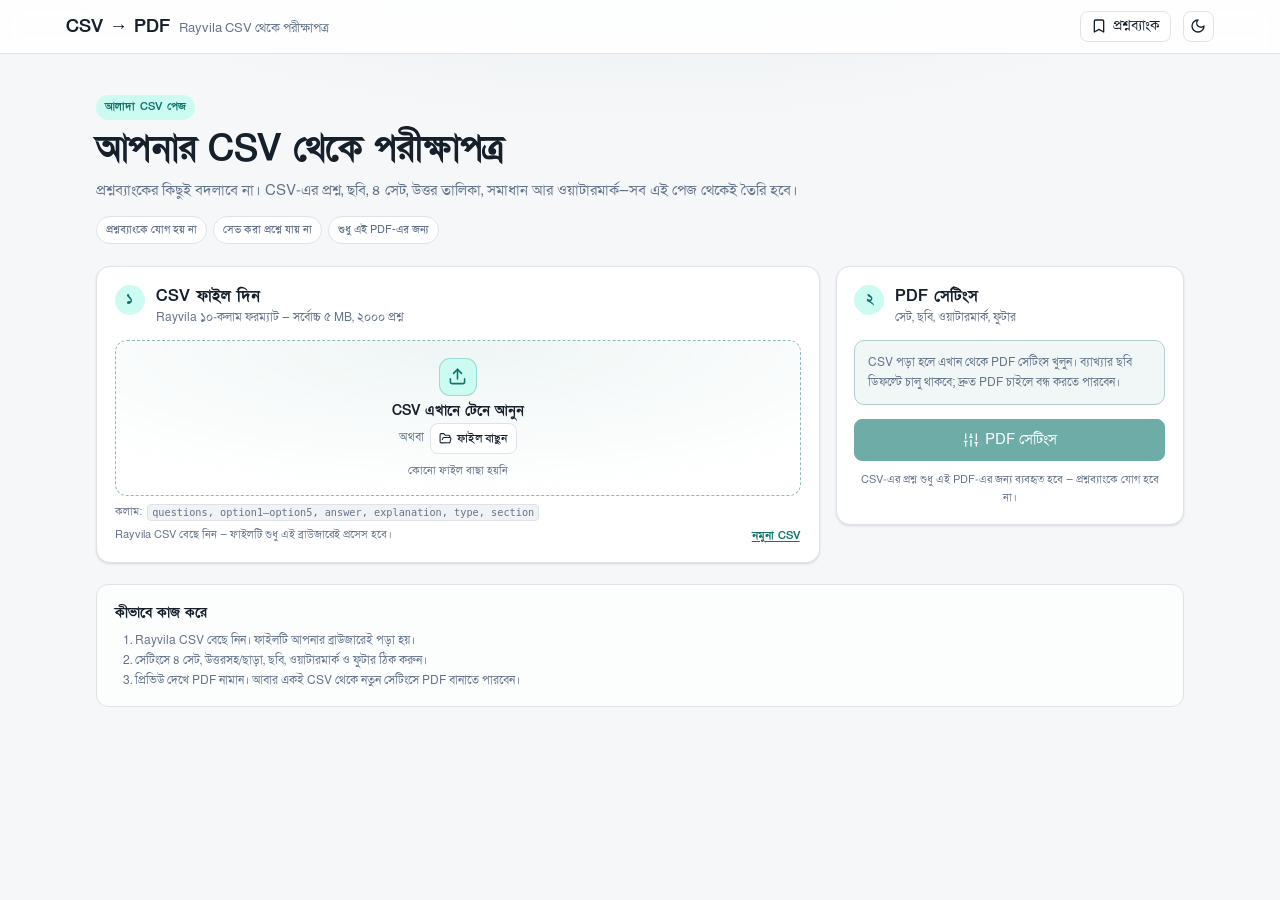
<file: csv-pdf.html>
<!DOCTYPE html>
<html lang="bn" data-theme="light">
<head>
<meta charset="utf-8">
<meta name="viewport" content="width=device-width, initial-scale=1">
<title>CSV → PDF — AAP Pathshala</title>
<meta name="description" content="Rayvila CSV থেকে আলাদা পেজে পরীক্ষাপত্র PDF তৈরি করুন।">
<link rel="icon" type="image/svg+xml" href="icon/alif-qb.svg">
<link rel="stylesheet" href="vendor/katex/katex.min.css">
<link rel="stylesheet" href="styles.css">
<link rel="stylesheet" href="csv-pdf.css">
</head>
<body class="csvpdf-page">

<header class="topbar">
  <div class="topbar-inner">
    <div class="brand">
      <h1>CSV → PDF</h1>
      <span class="sub">Rayvila CSV থেকে পরীক্ষাপত্র</span>
    </div>
    <a class="icon-btn" href="index.html" title="প্রশ্নব্যাংকে ফিরুন"><span class="ic" data-ic="bookmark"></span>প্রশ্নব্যাংক</a>
    <button class="icon-btn icon-only" id="themeBtn" type="button" title="থিম পরিবর্তন" aria-label="থিম পরিবর্তন"><span class="ic" id="themeIco" data-ic="moon"></span></button>
  </div>
</header>

<main class="csvpdf-main">
  <section class="csvpdf-hero">
    <span class="csvpdf-kicker">আলাদা CSV পেজ</span>
    <h1>আপনার CSV থেকে পরীক্ষাপত্র</h1>
    <p>প্রশ্নব্যাংকের কিছুই বদলাবে না। CSV-এর প্রশ্ন, ছবি, ৪ সেট, উত্তর তালিকা, সমাধান আর ওয়াটারমার্ক—সব এই পেজ থেকেই তৈরি হবে।</p>
    <div class="csvpdf-hero-points">
      <span>প্রশ্নব্যাংকে যোগ হয় না</span>
      <span>সেভ করা প্রশ্নে যায় না</span>
      <span>শুধু এই PDF-এর জন্য</span>
    </div>
  </section>

  <div class="csvpdf-grid">
    <section class="csvpdf-card" aria-labelledby="csvUploadHead">
      <div class="csvpdf-card-head">
        <span class="csvpdf-step">১</span>
        <div>
          <h2 id="csvUploadHead">CSV ফাইল দিন</h2>
          <p>Rayvila ১০-কলাম ফরম্যাট — সর্বোচ্চ ৫ MB, ২০০০ প্রশ্ন</p>
        </div>
      </div>

      <div class="csv-drop" id="csvImportDrop" role="button" tabindex="0" aria-controls="csvImportFile" aria-label="CSV ফাইল বাছুন বা এখানে টেনে আনুন">
        <span class="csv-drop-ico"><span class="ic" data-ic="upload"></span></span>
        <span class="csv-drop-title">CSV এখানে টেনে আনুন</span>
        <span class="csv-drop-sub">অথবা <span class="pdf-pick"><span class="ic" data-ic="folderOpen"></span>ফাইল বাছুন</span></span>
        <span class="csv-drop-file" id="csvImportFileName">কোনো ফাইল বাছা হয়নি</span>
      </div>
      <input type="file" id="csvImportFile" accept=".csv,text/csv,text/plain,application/vnd.ms-excel" class="pdf-file-input" aria-label="CSV ফাইল বাছুন">

      <p class="modal-sub csv-format">কলাম: <code>questions, option1–option5, answer, explanation, type, section</code></p>
      <div class="csvpdf-note-row">
        <p class="modal-sub csv-import-note" id="csvImportNote" aria-live="polite"></p>
        <button type="button" class="csv-sample" id="csvImportSample">নমুনা CSV</button>
      </div>
    </section>

    <aside class="csvpdf-card csvpdf-side" aria-labelledby="csvNextHead">
      <div class="csvpdf-card-head">
        <span class="csvpdf-step">২</span>
        <div>
          <h2 id="csvNextHead">PDF সেটিংস</h2>
          <p>সেট, ছবি, ওয়াটারমার্ক, ফুটার</p>
        </div>
      </div>
      <div class="csvpdf-side-box">
        <p>CSV পড়া হলে এখান থেকে PDF সেটিংস খুলুন। ব্যাখ্যার ছবি ডিফল্টে চালু থাকবে; দ্রুত PDF চাইলে বন্ধ করতে পারবেন।</p>
      </div>
      <button type="button" class="icon-btn primary csvpdf-main-btn" id="csvImportGo" disabled><span class="ic" data-ic="sliders"></span>PDF সেটিংস</button>
      <p class="modal-note" id="csvImportFootNote">CSV-এর প্রশ্ন শুধু এই PDF-এর জন্য ব্যবহৃত হবে — প্রশ্নব্যাংকে যোগ হবে না।</p>
    </aside>
  </div>

  <section class="csvpdf-card csvpdf-result-card" id="csvImportResult" hidden>
    <div class="csvpdf-card-head">
      <span class="csvpdf-step">৩</span>
      <div>
        <h2>ফাইল পরীক্ষা</h2>
        <p id="csvImportSummary"></p>
      </div>
    </div>
    <div class="csv-stats" id="csvImportStats"></div>
    <div class="csv-preview" id="csvImportPreview"></div>
    <div class="csv-warn" id="csvImportWarn" hidden></div>
  </section>

  <section class="csvpdf-how">
    <h2>কীভাবে কাজ করে</h2>
    <ol>
      <li>Rayvila CSV বেছে নিন। ফাইলটি আপনার ব্রাউজারেই পড়া হয়।</li>
      <li>সেটিংসে ৪ সেট, উত্তরসহ/ছাড়া, ছবি, ওয়াটারমার্ক ও ফুটার ঠিক করুন।</li>
      <li>প্রিভিউ দেখে PDF নামান। আবার একই CSV থেকে নতুন সেটিংসে PDF বানাতে পারবেন।</li>
    </ol>
  </section>
</main>

<div class="csvpdf-status" id="csvPdfStatus" hidden aria-live="polite"></div>

<div class="csvpdf-progress" id="csvPdfProgress" hidden>
  <div class="csvpdf-progress-card" role="dialog" aria-modal="true" aria-labelledby="csvPdfProgressHead">
    <div class="csvpdf-progress-top">
      <span class="csvpdf-progress-ico"><span class="ic" data-ic="fileText"></span></span>
      <div class="csvpdf-progress-txt">
        <h2 id="csvPdfProgressHead">PDF তৈরি হচ্ছে</h2>
        <p id="csvPdfProgressPhase">প্রস্তুত হচ্ছে…</p>
      </div>
      <strong class="csvpdf-progress-pct" id="csvPdfProgressPct">০%</strong>
    </div>
    <div class="csvpdf-progress-track" id="csvPdfProgressBar" role="progressbar" aria-valuemin="0" aria-valuemax="100" aria-valuenow="0">
      <span class="csvpdf-progress-fill" id="csvPdfProgressFill"></span>
    </div>
    <div class="csvpdf-progress-foot">
      <span id="csvPdfProgressDetail">অনুগ্রহ করে অপেক্ষা করুন…</span>
      <span id="csvPdfProgressLive" aria-live="polite"></span>
    </div>
  </div>
</div>

<!-- PDF settings -->
<div class="modal-back" id="pdfModal" hidden>
  <div class="modal pdf-modal" role="dialog" aria-modal="true" aria-labelledby="pdfHead">
    <div class="pdf-form-head">
      <div class="pdf-head-row">
        <span class="pdf-head-ico"><span class="ic" data-ic="fileText"></span></span>
        <div class="pdf-head-txt">
          <h3 id="pdfHead">PDF সেটিংস <span class="pdf-head-badge">PDF</span> <span class="pdf-head-badge csv-badge" id="pdfSourceBadge">CSV</span></h3>
          <p class="pdf-head-sub"><span id="pdfAvail"></span></p>
        </div>
      </div>
    </div>

    <div class="pdf-form-body">
      <section class="pdf-sec">
        <div class="pdf-sec-head">
          <span class="pdf-sec-ico"><span class="ic" data-ic="type"></span></span>
          <div>
            <h4>পরীক্ষার তথ্য</h4>
            <p>পাতার হেডারে যেসব লেখা বসবে</p>
          </div>
        </div>
        <div class="pdf-field">
          <label class="modal-label" for="pdfTitleIn">পরীক্ষার নাম</label>
          <input type="text" id="pdfTitleIn" placeholder="পরীক্ষাপত্র" autocomplete="off">
        </div>
        <div class="pdf-two-col">
          <div class="pdf-field">
            <label class="modal-label" for="pdfTutor">শিক্ষকের নাম <span class="modal-opt">ঐচ্ছিক</span></label>
            <input type="text" id="pdfTutor" placeholder="" autocomplete="off">
          </div>
          <div class="pdf-field">
            <label class="modal-label" for="pdfSubj">টাইটেল <span class="modal-opt">ঐচ্ছিক</span></label>
            <input type="text" id="pdfSubj" placeholder="যেমন: রসায়ন সাজেশন" autocomplete="off">
          </div>
        </div>
        <div class="pdf-two-col">
          <div class="pdf-field">
            <label class="modal-label" for="pdfMarks">পূর্ণমান</label>
            <input type="text" id="pdfMarks" placeholder="৮০" autocomplete="off">
          </div>
          <div class="pdf-field">
            <label class="modal-label" for="pdfTime">সময়</label>
            <input type="text" id="pdfTime" placeholder="৬০ মিনিট" autocomplete="off" spellcheck="false">
          </div>
        </div>
        <p class="modal-sub" id="pdfTimeHint"></p>
      </section>

      <section class="pdf-sec">
        <div class="pdf-sec-head">
          <span class="pdf-sec-ico"><span class="ic" data-ic="listChecks"></span></span>
          <div>
            <h4>প্রশ্ন ও উত্তর</h4>
            <p>সেট, ক্রম ও উত্তরের ধরন</p>
          </div>
        </div>
        <label class="pdf-toggle">
          <span class="pdf-toggle-main">
            <span class="pdf-toggle-title">৪টি সেট (A, B, C, D)</span>
            <span class="pdf-toggle-sub">প্রতি সেটে আলাদা ক্রম · উত্তর তালিকা · সমাধান শুধু সেট A</span>
          </span>
          <input type="checkbox" id="pdfSets">
          <span class="pdf-toggle-ui" aria-hidden="true"></span>
        </label>
        <div class="pdf-field pdf-field-gap">
          <label class="modal-label" for="pdfAns">PDF টাইপ</label>
          <select id="pdfAns">
            <option value="yes">উত্তরসহ — উত্তর তালিকা ও সমাধানসহ</option>
            <option value="no">উত্তর ছাড়া — শুধু প্রশ্ন</option>
          </select>
        </div>
        <label class="pdf-toggle">
          <span class="pdf-toggle-main">
            <span class="pdf-toggle-title">ব্যাখ্যার ছবি যুক্ত করুন</span>
            <span class="pdf-toggle-sub">বন্ধ রাখলে PDF দ্রুত হবে — প্রশ্নের ছবি সবসময় থাকবে</span>
          </span>
          <input type="checkbox" id="pdfImages" checked>
          <span class="pdf-toggle-ui" aria-hidden="true"></span>
        </label>
      </section>

      <section class="pdf-sec">
        <div class="pdf-sec-head">
          <span class="pdf-sec-ico"><span class="ic" data-ic="sliders"></span></span>
          <div>
            <h4>লেআউট ও সাইজ</h4>
            <p>PDF-এ লেখার আকার নিয়ন্ত্রণ করুন</p>
          </div>
        </div>
        <div class="pdf-two-col">
          <div class="pdf-slider">
            <label class="modal-label" for="pdfQSize">প্রশ্ন সাইজ <output id="pdfQSizeOut">১১px</output></label>
            <input type="range" id="pdfQSize" min="8" max="24" step="1" value="11">
            <span class="pdf-scale"><span>ছোট</span><span>বড়</span></span>
          </div>
          <div class="pdf-slider">
            <label class="modal-label" for="pdfHSize">হেডার সাইজ <output id="pdfHSizeOut">২৪px</output></label>
            <input type="range" id="pdfHSize" min="14" max="40" step="1" value="24">
            <span class="pdf-scale"><span>ছোট</span><span>বড়</span></span>
          </div>
        </div>
      </section>

      <section class="pdf-sec">
        <div class="pdf-sec-head">
          <span class="pdf-sec-ico"><span class="ic" data-ic="droplet"></span></span>
          <div>
            <h4>ওয়াটারমার্ক</h4>
            <p>সব পাতায় হালকা করে বসবে</p>
          </div>
        </div>
        <div class="pdf-field">
          <label class="modal-label" for="pdfWm">টেক্সট <span class="modal-opt">ঐচ্ছিক</span></label>
          <input type="text" id="pdfWm" placeholder="AAP Pathshala" autocomplete="off">
        </div>
        <div class="pdf-field pdf-field-gap">
          <label class="modal-label" for="pdfWmOp">ট্রান্সপারেন্সি <output id="pdfWmOpOut">৯০%</output></label>
          <input type="range" id="pdfWmOp" min="50" max="98" step="1" value="90">
          <span class="pdf-scale"><span>গাঢ়</span><span>হালকা</span></span>
        </div>
        <div class="pdf-field pdf-field-gap">
          <span class="modal-label">ছবি <span class="modal-opt">ঐচ্ছিক</span></span>
          <div class="pdf-file-row pdf-upload">
            <span class="pdf-upload-ico"><span class="ic" data-ic="image"></span></span>
            <div class="pdf-upload-main">
              <div class="pdf-upload-line">
                <input type="file" id="pdfWmImg" accept="image/*" class="pdf-file-input" aria-label="ওয়াটারমার্ক ছবি বাছুন">
                <label class="pdf-pick" for="pdfWmImg"><span class="ic" data-ic="upload"></span>ছবি বাছুন</label>
                <span class="pdf-pick-name" id="pdfWmImgName">কোনো ছবি নেই</span>
              </div>
              <p class="modal-sub" id="pdfWmImgHint"></p>
            </div>
            <button type="button" class="icon-btn" id="pdfWmImgClear">মুছুন</button>
          </div>
          <div class="pdf-wm-prev" id="pdfWmImgPrevWrap" hidden>
            <img id="pdfWmImgPrev" alt="ওয়াটারমার্ক ছবির পূর্বরূপ">
            <span>এই ছবিটি ওয়াটারমার্ক হিসেবে ব্যবহৃত হবে</span>
          </div>
        </div>
      </section>

      <section class="pdf-sec">
        <div class="pdf-sec-head">
          <span class="pdf-sec-ico"><span class="ic" data-ic="type"></span></span>
          <div>
            <h4>ফুটার</h4>
            <p>প্রতিটি পাতার নিচে বাম ও ডান দিকে</p>
          </div>
        </div>
        <div class="pdf-two-col">
          <div class="pdf-field">
            <label class="modal-label" for="pdfFootL">বাম দিকের লেখা</label>
            <input type="text" id="pdfFootL" placeholder="বাম" autocomplete="off">
          </div>
          <div class="pdf-field">
            <label class="modal-label" for="pdfFootR">ডান দিকের লেখা</label>
            <input type="text" id="pdfFootR" placeholder="ডান" autocomplete="off">
          </div>
        </div>
      </section>
    </div>

    <div class="pdf-form-foot">
      <div class="modal-actions">
        <button class="icon-btn" id="pdfPreviewBtn" type="button"><span class="ic" data-ic="eye"></span>প্রিভিউ</button>
        <button class="icon-btn" id="pdfCancel" type="button"><span class="ic" data-ic="x"></span>বাতিল</button>
        <button class="icon-btn primary" id="pdfGo" type="button"><span class="ic" data-ic="download"></span>PDF নামান</button>
      </div>
      <p class="modal-note" id="pdfNote"></p>
    </div>
  </div>
</div>

<!-- Full-page preview -->
<div class="modal-back pdf-prev-back" id="pdfPreview" hidden>
  <div class="pdf-prev" role="dialog" aria-modal="true" aria-labelledby="pdfPrevHead">
    <div class="pdf-prev-bar">
      <span id="pdfPrevHead">প্রিভিউ</span>
      <div class="pdf-prev-actions">
        <button class="icon-btn primary" id="pdfPrevGo" type="button">PDF নামান</button>
        <button class="icon-btn" id="pdfPrevClose" type="button">বন্ধ</button>
      </div>
    </div>
    <div class="pdf-prev-scroll" id="pdfPrevScroll"></div>
  </div>
</div>

<!-- Save result -->
<div class="modal-back" id="pdfSaveModal" hidden>
  <div class="modal" role="dialog" aria-modal="true" aria-labelledby="pdfSaveHead">
    <h3 id="pdfSaveHead">PDF তৈরি হয়েছে</h3>
    <p class="modal-hint" id="pdfSaveHint">ফাইলটি নিজে থেকে না নামলে নিচের বোতামে চাপ দিন।</p>
    <p class="modal-sub pdf-save-name" id="pdfSaveName"></p>
    <div class="modal-actions">
      <a class="icon-btn primary" id="pdfSaveLink" download>PDF নামান</a>
      <a class="icon-btn" id="pdfSaveOpen" target="_blank" rel="noopener">খুলে দেখুন</a>
      <button class="icon-btn" id="pdfSaveClose" type="button">বন্ধ</button>
    </div>
    <p class="modal-note" id="pdfSaveNote"></p>
  </div>
</div>

<div id="paper" aria-hidden="true"></div>

<script src="vendor/html2pdf.bundle.min.js"></script>
<script src="vendor/katex/katex.min.js"></script>
<script src="app/utils.js"></script>
<script src="app/csv.js"></script>
<script src="app/render.js"></script>
<script src="app/math.js"></script>
<script src="app/paper.js"></script>
<script src="app/pdf.js"></script>
<script src="app/csv-pdf.js"></script>
</body>
</html>
</file>
<file: styles.css>
@font-face {
  font-family: "SolaimanLipi";
  font-style: normal;
  font-weight: 400;
  font-display: swap;
  src: url("fonts/solaiman-lipi-regular.woff2") format("woff2");
}
@font-face {
  font-family: "SolaimanLipi";
  font-style: normal;
  font-weight: 600;
  font-display: swap;
  src: url("fonts/solaiman-lipi-semibold.woff2") format("woff2");
}
@font-face {
  font-family: "SolaimanLipi";
  font-style: normal;
  font-weight: 700;
  font-display: swap;
  src: url("fonts/solaiman-lipi-bold.woff2") format("woff2");
}

:root {
  --bg: #f6f7f9;
  --surface: #ffffff;
  --surface-2: #f0f2f5;
  --border: #dfe3e8;
  --text: #16202b;
  --muted: #64748b;
  --accent: #0f766e;
  --accent-soft: #ccfbf1;
  --correct: #15803d;
  --correct-soft: #dcfce7;
  --wrong: #b91c1c;
  --wrong-soft: #fee2e2;
  --radius: 10px;
  --shadow: 0 1px 2px rgba(16, 24, 40, .06), 0 1px 3px rgba(16, 24, 40, .08);
  --font: "SolaimanLipi", "Noto Sans Bengali", "Kalpurush", "Nirmala UI", "Siyam Rupali", "Segoe UI", -apple-system, sans-serif;
  --mono: ui-monospace, SFMono-Regular, Menlo, Consolas, monospace;
}

html[data-theme="dark"] {
  --bg: #0d1117;
  --surface: #161b22;
  --surface-2: #1c2330;
  --border: #2a323d;
  --text: #e6edf3;
  --muted: #8b949e;
  --accent: #2dd4bf;
  --accent-soft: #113b38;
  --correct: #4ade80;
  --correct-soft: #12321f;
  --wrong: #f87171;
  --wrong-soft: #3b1414;
  --shadow: 0 1px 2px rgba(0, 0, 0, .4);
}

* { box-sizing: border-box; }

body {
  margin: 0;
  background: var(--bg);
  color: var(--text);
  font-family: var(--font);
  font-size: 16px;
  line-height: 1.65;
  -webkit-font-smoothing: antialiased;
}

.topbar {
  position: sticky;
  top: 0;
  z-index: 50;
  background: color-mix(in srgb, var(--surface) 88%, transparent);
  backdrop-filter: blur(10px);
  border-bottom: 1px solid var(--border);
}

.topbar-inner {
  max-width: 1180px;
  margin: 0 auto;
  padding: .7rem 1rem;
  display: flex;
  align-items: center;
  gap: .75rem;
  flex-wrap: wrap;
}

.brand { display: flex; align-items: baseline; gap: .6rem; margin-right: auto; }
.brand h1 { font-size: 1.15rem; margin: 0; letter-spacing: -.01em; }
.brand .sub { color: var(--muted); font-size: .8rem; }

.icon-btn {
  border: 1px solid var(--border);
  background: var(--surface);
  color: var(--text);
  border-radius: 8px;
  padding: .38rem .6rem;
  cursor: pointer;
  font: inherit;
  font-size: .85rem;
  line-height: 1.2;
  display: inline-flex;
  align-items: center;
  justify-content: center;
  gap: .38rem;
}
a.icon-btn { text-decoration: none; }
.icon-btn .ic { display: inline-flex; width: 16px; height: 16px; flex: none; }
.icon-btn .ic svg { display: block; width: 100%; height: 100%; }
.icon-btn.icon-only { padding: .38rem .42rem; }
.icon-btn:hover { border-color: var(--accent); color: var(--accent); }
#csvImportBtn { border-color: color-mix(in srgb, var(--accent) 32%, var(--border)); color: var(--accent); }
#csvImportBtn:hover { background: var(--accent-soft); }
.icon-btn[aria-pressed="true"] { background: var(--accent); border-color: var(--accent); color: #fff; }
html[data-theme="dark"] .icon-btn[aria-pressed="true"] { color: #06211f; }

.filters {
  max-width: 1180px;
  margin: 0 auto;
  padding: .9rem 1rem 1rem;
  display: grid;
  grid-template-columns: repeat(auto-fit, minmax(150px, 1fr));
  gap: .6rem;
  align-items: end;
}

.field { display: flex; flex-direction: column; gap: .25rem; min-width: 0; }
.field > label {
  font-size: .72rem;
  text-transform: uppercase;
  letter-spacing: .04em;
  color: var(--muted);
  font-weight: 600;
}
.field select, .field input[type="search"], .field input[type="text"] {
  font: inherit;
  font-size: .9rem;
  padding: .45rem .55rem;
  border: 1px solid var(--border);
  border-radius: 8px;
  background: var(--surface);
  color: var(--text);
  min-width: 0;
}
.field select:focus, .field input:focus {
  outline: 2px solid var(--accent);
  outline-offset: -1px;
}
.field select:disabled { opacity: .5; cursor: not-allowed; }

.ms-field { position: relative; }
.ms-btn {
  font: inherit;
  font-size: .9rem;
  text-align: left;
  padding: .45rem 1.7rem .45rem .55rem;
  border: 1px solid var(--border);
  border-radius: 8px;
  background: var(--surface);
  color: var(--text);
  min-width: 0;
  cursor: pointer;
  position: relative;
}
.ms-btn::after {
  content: "\25BE";
  position: absolute;
  right: .55rem;
  top: 50%;
  transform: translateY(-50%);
  color: var(--muted);
}
.ms-btn.on { border-color: var(--accent); }
.ms-btn:focus-visible { outline: 2px solid var(--accent); outline-offset: -1px; }
.ms-pop {
  position: absolute;
  top: calc(100% + .3rem);
  left: 0;
  min-width: min(235px, calc(100vw - 16px));
  max-width: calc(100vw - 16px);
  z-index: 60;
  background: var(--surface);
  border: 1px solid var(--border);
  border-radius: 10px;
  box-shadow: 0 14px 32px rgba(0, 0, 0, .22);
  overflow: hidden;
}
.ms-head {
  display: flex;
  justify-content: space-between;
  align-items: center;
  gap: .6rem;
  padding: .4rem .6rem;
  border-bottom: 1px solid var(--border);
  font-size: .74rem;
  color: var(--muted);
}
.ms-clear {
  border: 0;
  background: none;
  color: var(--accent);
  font: inherit;
  font-size: .74rem;
  cursor: pointer;
  padding: 0;
}
.ms-list { max-height: 260px; overflow: auto; padding: .25rem; }
.ms-item {
  display: flex;
  align-items: center;
  gap: .5rem;
  padding: .32rem .35rem;
  border-radius: 6px;
  font-size: .85rem;
  cursor: pointer;
}
.ms-item:hover { background: var(--surface-2); }
.ms-item input { accent-color: var(--accent); margin: 0; }
.ms-txt { flex: 1; min-width: 0; }

.dd { position: relative; width: 100%; min-width: 0; }
.dd select {
  position: absolute;
  left: 0;
  top: 0;
  width: 100%;
  height: 100%;
  margin: 0;
  padding: 0;
  border: 0;
  background: none;
  opacity: 0;
  appearance: none;
  pointer-events: none;
}
.dd select:focus { outline: none; }
.dd-btn {
  display: block;
  width: 100%;
  overflow: hidden;
  text-overflow: ellipsis;
  white-space: nowrap;
}
.dd-pop {
  width: max-content;
  padding: .25rem;
  max-height: 260px;
  overflow: auto;
}
.dd-opt {
  display: block;
  width: 100%;
  text-align: left;
  font: inherit;
  font-size: .85rem;
  color: var(--text);
  background: none;
  border: 0;
  border-radius: 6px;
  padding: .32rem .35rem;
  cursor: pointer;
}
.dd-opt:hover { background: var(--surface-2); }
.dd-opt.on { background: var(--accent-soft); color: var(--accent); font-weight: 600; }


.checkrow { display: flex; gap: 1rem; flex-wrap: wrap; align-items: center; }
.check { display: flex; align-items: center; gap: .35rem; font-size: .85rem; cursor: pointer; }
.modal .check { font-size: .82rem; }
.check input { accent-color: var(--accent); width: 15px; height: 15px; }

.statusbar {
  max-width: 1180px;
  margin: 0 auto;
  padding: 0 1rem .8rem;
  display: flex;
  align-items: center;
  gap: .6rem;
  flex-wrap: wrap;
  font-size: .85rem;
  color: var(--muted);
}
.chips { display: flex; gap: .35rem; flex-wrap: wrap; }
.chip {
  display: inline-flex;
  align-items: center;
  gap: .3rem;
  background: var(--accent-soft);
  color: var(--accent);
  border: 1px solid color-mix(in srgb, var(--accent) 30%, transparent);
  border-radius: 999px;
  padding: .1rem .5rem;
  font-size: .78rem;
  font-weight: 600;
}
.chip button {
  border: 0;
  background: none;
  color: inherit;
  cursor: pointer;
  font: inherit;
  line-height: 1;
  padding: 0 .1rem;
  opacity: .7;
}
.chip button:hover { opacity: 1; }
.statusbar .spacer { margin-left: auto; }
.statusbar .selall {
  font-size: .8rem;
  font-weight: 600;
  padding: .25rem .7rem;
  border-radius: 999px;
  border: 1px solid color-mix(in srgb, var(--accent) 45%, transparent);
  background: var(--accent-soft);
  color: var(--accent);
}
.statusbar .selall:hover { background: var(--accent); border-color: var(--accent); color: #fff; }
html[data-theme="dark"] .statusbar .selall:hover { color: #06211f; }
.statusbar .selall:disabled { opacity: .5; cursor: default; }
.statusbar .selall:disabled:hover { background: var(--accent-soft); color: var(--accent); }

.indexing {
  position: sticky;
  top: 0;
  z-index: 60;
  background: var(--accent-soft);
  border-bottom: 1px solid color-mix(in srgb, var(--accent) 30%, transparent);
}
.indexing-inner {
  max-width: 1180px;
  margin: 0 auto;
  padding: .5rem 1rem;
  display: flex;
  align-items: center;
  gap: .7rem;
  font-size: .82rem;
  color: var(--accent);
  font-weight: 600;
}
.indexing .bar {
  flex: 1;
  height: 6px;
  border-radius: 999px;
  background: color-mix(in srgb, var(--accent) 20%, transparent);
  overflow: hidden;
}
.indexing .fill {
  height: 100%;
  width: 0;
  background: var(--accent);
  border-radius: 999px;
  transition: width .12s linear;
}

.loadmore {
  display: block;
  margin: 1rem auto 2rem;
  padding: .55rem 1.4rem;
}

main { max-width: 1180px; margin: 0 auto; padding: 0 1rem 1rem; }

.qcard {
  background: var(--surface);
  border: 1px solid var(--border);
  border-radius: var(--radius);
  box-shadow: var(--shadow);
  padding: 1rem 1.1rem;
  margin-bottom: .85rem;
  scroll-margin-top: 8rem;
}
.qcard:target { border-color: var(--accent); }

.qhead { display: flex; align-items: flex-start; gap: .6rem; margin-bottom: .5rem; }
.qsel {
  flex: none;
  margin: .25rem 0 0;
  width: 1rem;
  height: 1rem;
  accent-color: var(--accent);
  cursor: pointer;
}
.qnum {
  flex: none;
  font: 700 .78rem/1.6 var(--mono);
  color: var(--muted);
  background: var(--surface-2);
  border-radius: 6px;
  padding: .1rem .45rem;
  min-width: 2.4rem;
  text-align: center;
}
.qmeta { display: flex; gap: .3rem; flex-wrap: wrap; margin-left: auto; justify-content: flex-end; }
.tag {
  font-size: .72rem;
  font-weight: 600;
  padding: .1rem .45rem;
  border-radius: 5px;
  background: var(--surface-2);
  color: var(--muted);
  border: 1px solid var(--border);
  white-space: nowrap;
}
.tag.pk { font-family: var(--mono); font-weight: 500; }
button.tag {
  font-family: var(--mono);
  cursor: pointer;
  appearance: none;
}
button.tag:hover { border-color: var(--accent); color: var(--accent); }
.tag.tag-w {
  background: var(--accent-soft);
  color: var(--accent);
  border-color: var(--accent);
}

.qtext { font-size: 1rem; }
.qtext p { margin: 0 0 .5rem; }
.qtext p:last-child { margin-bottom: 0; }
.qtext img { max-width: 100%; height: auto; border-radius: 6px; }

.wnote {
  margin-top: .75rem;
  padding: .55rem .7rem;
  border: 1px dashed var(--border);
  border-radius: 8px;
  background: var(--surface-2);
  color: var(--muted);
  font-size: .92rem;
}
.opts { list-style: none; margin: .75rem 0 0; padding: 0; display: grid; gap: .4rem; }
.opt {
  display: flex;
  gap: .6rem;
  align-items: flex-start;
  padding: .5rem .65rem;
  border: 1px solid var(--border);
  border-radius: 8px;
  background: var(--surface-2);
}
.opt .key {
  flex: none;
  font: 700 .8rem/1.5 var(--mono);
  color: var(--muted);
  min-width: 1.4rem;
}
.opt .val { min-width: 0; }
.opt .val p { margin: 0; }
.opt .val img { max-width: 100%; height: auto; }

body[data-answers="on"] .opt.correct {
  background: var(--correct-soft);
  border-color: var(--correct);
}
body[data-answers="on"] .opt.correct .key { color: var(--correct); }
body[data-answers="on"] .opt.picked-wrong {
  background: var(--wrong-soft);
  border-color: var(--wrong);
}

.answer-note {
  margin-top: .7rem;
  font-size: .88rem;
  display: flex;
  align-items: center;
  gap: .4rem;
  color: var(--correct);
  font-weight: 600;
}
.answer-note .badge {
  background: var(--correct-soft);
  border: 1px solid var(--correct);
  border-radius: 5px;
  padding: 0 .35rem;
  font-family: var(--mono);
}
body[data-answers="off"] .answer-note { display: none; }

.explain {
  margin-top: .7rem;
  border-left: 3px solid var(--accent);
  background: var(--surface-2);
  border-radius: 0 8px 8px 0;
  padding: .6rem .8rem;
  font-size: .92rem;
}
.explain h4 { margin: 0 0 .3rem; font-size: .8rem; text-transform: uppercase; letter-spacing: .04em; color: var(--muted); }
.explain p { margin: 0 0 .4rem; }
.explain p:last-child { margin: 0; }
.explain img { max-width: 100%; height: auto; border-radius: 6px; }

.empty {
  text-align: center;
  padding: 4rem 1rem;
  color: var(--muted);
}
.empty h2 { margin: 0 0 .4rem; color: var(--text); font-size: 1.1rem; }

.sentinel { height: 1px; }

.selbar {
  position: fixed;
  left: 50%;
  bottom: 1rem;
  transform: translateX(-50%);
  z-index: 55;
  display: flex;
  align-items: center;
  gap: .5rem;
  flex-wrap: wrap;
  justify-content: center;
  max-width: calc(100vw - 2rem);
  padding: .55rem .8rem;
  background: var(--surface);
  border: 1px solid var(--border);
  border-radius: 999px;
  box-shadow: 0 4px 16px rgba(16, 24, 40, .14);
}
.selbar[hidden] { display: none; }
.selbar-count { font-size: .85rem; font-weight: 600; color: var(--accent); white-space: nowrap; }
html[data-theme="dark"] .selbar { box-shadow: 0 4px 16px rgba(0, 0, 0, .5); }

.totop {
  position: fixed;
  right: 1rem;
  bottom: 1rem;
  z-index: 56;
  width: 2.6rem;
  height: 2.6rem;
  border: 1px solid var(--border);
  border-radius: 50%;
  background: var(--surface);
  color: var(--accent);
  font-size: 1.15rem;
  font-weight: 700;
  line-height: 1;
  cursor: pointer;
  box-shadow: 0 4px 14px rgba(16, 24, 40, .18);
  transition: opacity .2s ease, transform .2s ease;
  opacity: 0;
  transform: translateY(.5rem);
  pointer-events: none;
}
.totop:hover { background: var(--accent-soft); border-color: var(--accent); }
.totop[hidden] { display: none; }
.totop.show { opacity: 1; transform: translateY(0); pointer-events: auto; }
html[data-theme="dark"] .totop { box-shadow: 0 4px 14px rgba(0, 0, 0, .55); }

footer {
  max-width: 1180px;
  margin: 0 auto;
  padding: 1.5rem 1rem 3rem;
  color: var(--muted);
  font-size: .8rem;
  border-top: 1px solid var(--border);
}
footer code { font-family: var(--mono); font-size: .95em; }

.sr-only {
  position: absolute; width: 1px; height: 1px; padding: 0; margin: -1px;
  overflow: hidden; clip: rect(0 0 0 0); white-space: nowrap; border: 0;
}

.modal-back {
  position: fixed;
  inset: 0;
  background: rgba(15, 23, 42, .5);
  display: flex;
  align-items: center;
  justify-content: center;
  padding: 1rem;
  z-index: 60;
}
.modal-back[hidden] { display: none; }
body.pdf-progressing { overflow: hidden; }
.pdf-progress {
  position: fixed;
  inset: 0;
  z-index: 98;
  display: grid;
  place-items: center;
  padding: 1rem;
  background: rgba(8, 15, 22, .42);
  backdrop-filter: blur(3px);
}
.pdf-progress[hidden] { display: none; }
.pdf-progress-card {
  width: min(460px, 100%);
  padding: 1.15rem;
  border: 1px solid var(--border);
  border-radius: 14px;
  background: var(--surface);
  box-shadow: 0 18px 50px rgba(0, 0, 0, .22);
}
.pdf-progress-top {
  display: flex;
  align-items: flex-start;
  gap: .7rem;
}
.pdf-progress-ico {
  flex: none;
  display: grid;
  place-items: center;
  width: 36px;
  height: 36px;
  border-radius: 10px;
  background: var(--accent-soft);
  color: var(--accent);
}
.pdf-progress-ico .ic { width: 18px; height: 18px; }
.pdf-progress-txt { min-width: 0; }
.pdf-progress-txt h2 {
  margin: .1rem 0 .15rem;
  font-size: 1rem;
  line-height: 1.3;
}
.pdf-progress-txt p {
  margin: 0;
  color: var(--muted);
  font-size: .76rem;
  line-height: 1.45;
}
.pdf-progress-pct {
  margin-left: auto;
  color: var(--accent);
  font-size: 1.35rem;
  line-height: 1.2;
  font-variant-numeric: tabular-nums;
}
.pdf-progress-track {
  height: 10px;
  margin: .9rem 0 .55rem;
  overflow: hidden;
  border-radius: 999px;
  background: var(--surface-2);
}
.pdf-progress-fill {
  display: block;
  width: 0;
  height: 100%;
  border-radius: inherit;
  background: linear-gradient(90deg, var(--accent), #14b8a6);
  transition: width .25s ease;
}
.pdf-progress-foot {
  display: flex;
  justify-content: space-between;
  gap: .5rem;
  color: var(--muted);
  font-size: .68rem;
  line-height: 1.45;
}
.pdf-progress-foot #pdfProgressLive { color: var(--accent); font-weight: 600; }
.modal {
  width: 100%;
  max-width: 430px;
  max-height: min(92vh, 760px);
  overflow-y: auto;
  background: var(--surface);
  border: 1px solid var(--border);
  border-radius: var(--radius);
  box-shadow: var(--shadow);
  padding: .9rem 1rem 1rem;
}
.modal h3 { margin: 0 0 .3rem; font-size: 1rem; }
.modal-hint { margin: 0 0 .3rem; color: var(--muted); font-size: .78rem; line-height: 1.45; }
.tabs {
  display: flex;
  gap: .35rem;
  max-width: 980px;
  margin: 0 auto .75rem;
  padding: 0 .75rem;
  border-bottom: 1px solid var(--border);
}
.tab {
  appearance: none;
  border: 0;
  border-bottom: 2.5px solid transparent;
  background: none;
  color: var(--muted);
  font: inherit;
  font-size: .92rem;
  font-weight: 600;
  padding: .5rem .7rem;
  cursor: pointer;
  display: inline-flex;
  align-items: center;
  gap: .35rem;
}
.tab:hover { color: var(--text); }
.tab.on { color: var(--accent); border-bottom-color: var(--accent); }
.tab:focus-visible { outline: 2px solid var(--accent); outline-offset: -2px; border-radius: 4px; }
.tab-count {
  background: var(--surface-2);
  border: 1px solid var(--border);
  border-radius: 999px;
  padding: 0 .4rem;
  font-size: .72rem;
  color: var(--text);
}
.tab.on .tab-count { background: var(--accent-soft); border-color: var(--accent); color: var(--accent); }
#selPane { max-width: 980px; margin: 0 auto; padding: 0 .75rem; }
#list[hidden], #selPane[hidden] { display: none; }
.sel-bar {
  display: flex;
  align-items: center;
  gap: .6rem;
  flex-wrap: wrap;
  margin-bottom: .7rem;
}
.sel-bar-count { font-size: .85rem; font-weight: 600; color: var(--accent); }
.sel-loading { padding: .8rem 0; color: var(--muted); font-size: .85rem; }
.sel-list-full .qcard.selected { border-color: var(--accent); }
.sel-drop {
  appearance: none;
  flex: none;
  border: 1px solid var(--border);
  background: var(--surface);
  color: var(--muted);
  border-radius: 6px;
  font: inherit;
  font-size: .74rem;
  font-weight: 600;
  padding: .2rem .5rem;
  cursor: pointer;
  white-space: nowrap;
}
.sel-drop:hover { border-color: var(--correct); color: var(--correct); background: var(--surface); }
.sel-drop:focus-visible { outline: 2px solid var(--accent); outline-offset: 1px; }
.modal-hint code { font-family: var(--mono); background: var(--surface-2); border: 1px solid var(--border); border-radius: 4px; padding: 0 .25rem; }
.modal-label { display: block; font-size: .74rem; font-weight: 600; color: var(--muted); margin-bottom: .22rem; }
.modal-opt { font-weight: 400; color: var(--muted); opacity: .8; }
.range-row { display: flex; gap: .6rem; }
.range-row .range-cell { flex: 1 1 0; min-width: 0; }
.modal-sub { margin: .28rem 0 0; color: var(--muted); font-size: .74rem; line-height: 1.45; }
.modal-sub code { font-family: var(--mono); background: var(--surface-2); border: 1px solid var(--border); border-radius: 4px; padding: 0 .25rem; }
.modal input[type="text"],
.modal input[type="date"] {
  width: 100%;
  padding: .44rem .55rem;
  border: 1px solid var(--border);
  border-radius: 7px;
  background: var(--surface-2);
  color: var(--text);
  font: inherit;
  font-size: .88rem;
}
.modal input[type="text"]:focus,
.modal input[type="date"]:focus { outline: 2px solid var(--accent); outline-offset: 1px; }
.modal select {
  width: 100%;
  padding: .44rem .55rem;
  border: 1px solid var(--border);
  border-radius: 7px;
  background: var(--surface-2);
  color: var(--text);
  font: inherit;
  font-size: .88rem;
}
.modal select:focus { outline: 2px solid var(--accent); outline-offset: 1px; }
.modal input[type="range"] {
  width: 100%;
  accent-color: var(--accent);
  margin: .15rem 0 0;
  cursor: pointer;
}
.modal output {
  float: right;
  font-family: var(--mono);
  font-size: .74rem;
  color: var(--accent);
  font-weight: 600;
}
.pdf-two-col { display: grid; grid-template-columns: 1fr 1fr; gap: .8rem; }
.pdf-two-col .pdf-group { margin-top: .55rem; }
.pdf-sub-group { margin-top: .3rem; }
.pdf-sep { border: 0; border-top: 1px dashed var(--border); margin: .7rem 0 0; }
.modal-actions { flex-wrap: wrap; }
.modal-err { margin: .5rem 0 0; color: var(--wrong); font-size: .84rem; }
.modal-err[hidden] { display: none; }
.modal-note { margin: .5rem 0 0; color: var(--muted); font-size: .8rem; min-height: 1em; }
.modal-actions { display: flex; gap: .45rem; margin-top: .75rem; }
.modal-actions .icon-btn { flex: 1; }
.modal-actions a.icon-btn {
  display: inline-flex;
  align-items: center;
  justify-content: center;
  text-align: center;
  text-decoration: none;
}
.pdf-save-name { color: var(--text); font-weight: 600; word-break: break-all; }
.pdf-group { margin-top: .55rem; }
.pdf-group:first-of-type { margin-top: 0; }
.pdf-quickbar { display: flex; gap: .4rem; margin: .5rem 0 0; }
.pdf-quickbar .icon-btn { flex: 1; padding: .34rem .5rem; font-size: .76rem; }
.modal.modal-wide { max-width: 540px; }

.pdf-modal {
  max-width: 640px;
  max-height: min(94vh, 900px);
  padding: 0;
  display: flex;
  flex-direction: column;
  overflow: hidden;
  border-radius: 14px;
}
.pdf-form-head {
  flex: none;
  padding: 1rem 1.1rem .8rem;
  border-bottom: 1px solid var(--border);
  background: var(--surface);
  background-image: radial-gradient(130% 160% at 0% 0%, color-mix(in srgb, var(--accent) 11%, transparent) 0%, transparent 58%);
}
.pdf-head-row { display: flex; align-items: flex-start; gap: .6rem; }
.pdf-head-ico {
  flex: none;
  width: 36px;
  height: 36px;
  display: grid;
  place-items: center;
  border-radius: 10px;
  border: 1px solid color-mix(in srgb, var(--accent) 22%, transparent);
  background: var(--accent-soft);
  color: var(--accent);
}
.pdf-head-ico .ic { width: 19px; height: 19px; }
.pdf-head-txt { flex: 1; min-width: 0; }
.pdf-modal h3 {
  margin: 0;
  font-size: 1rem;
  line-height: 1.35;
  display: flex;
  align-items: center;
  gap: .4rem;
  flex-wrap: wrap;
}
.pdf-head-badge {
  font-size: .58rem;
  font-weight: 800;
  letter-spacing: .05em;
  color: var(--accent);
  background: var(--accent-soft);
  border: 1px solid color-mix(in srgb, var(--accent) 28%, transparent);
  border-radius: 999px;
  padding: .08rem .38rem;
}
.pdf-head-sub { margin: .18rem 0 0; min-height: 1em; color: var(--muted); font-size: .75rem; line-height: 1.4; }
.pdf-modal .pdf-quickbar { display: flex; flex-wrap: wrap; gap: .4rem; margin: .65rem 0 0; }
.pdf-quickbar[hidden],
.pdf-head-badge[hidden] { display: none; }
.pdf-modal .pdf-quickbar .icon-btn {
  flex: 0 1 auto;
  padding: .33rem .55rem;
  font-size: .74rem;
  background: var(--surface);
  border-style: dashed;
}

.pdf-form-body {
  flex: 1 1 auto;
  padding: .8rem 1.1rem 1rem;
  overflow-y: auto;
  overflow-x: hidden;
  background: var(--bg);
  scrollbar-gutter: stable;
}
.pdf-form-body::-webkit-scrollbar { width: 8px; }
.pdf-form-body::-webkit-scrollbar-thumb { background: var(--border); border-radius: 999px; }
.pdf-form-body::-webkit-scrollbar-track { background: transparent; }

.pdf-sec {
  border: 1px solid var(--border);
  border-radius: 12px;
  padding: .68rem .72rem .72rem;
  background: var(--surface);
  box-shadow: var(--shadow);
}
.pdf-sec + .pdf-sec { margin-top: .55rem; }
.pdf-sec-head { display: flex; align-items: flex-start; gap: .5rem; margin-bottom: .55rem; }
.pdf-sec-ico {
  flex: none;
  width: 26px;
  height: 26px;
  display: grid;
  place-items: center;
  border-radius: 8px;
  border: 1px solid var(--border);
  background: var(--surface-2);
  color: var(--accent);
}
.pdf-sec-ico .ic { width: 14px; height: 14px; }
.pdf-sec-head h4 { margin: 0; font-size: .8rem; font-weight: 700; line-height: 1.35; }
.pdf-sec-head p { margin: .06rem 0 0; font-size: .68rem; color: var(--muted); line-height: 1.35; }

.pdf-field { min-width: 0; }
.pdf-sec .pdf-field { margin-top: .5rem; }
.pdf-sec .pdf-sec-head + .pdf-field,
.pdf-sec .pdf-sec-head + .pdf-two-col .pdf-field { margin-top: 0; }
.pdf-field-gap { margin-top: .55rem; }
.pdf-two-col { display: grid; grid-template-columns: 1fr 1fr; gap: .5rem .6rem; }
.pdf-two-col .pdf-field { margin-top: .5rem; }
.pdf-sec-head + .pdf-two-col .pdf-field { margin-top: 0; }
.pdf-slider { min-width: 0; }

#pdfModal .modal-label {
  display: flex;
  align-items: center;
  justify-content: flex-start;
  gap: .45rem;
  margin-bottom: .26rem;
  font-size: .71rem;
  font-weight: 600;
  color: var(--muted);
}
#pdfModal .modal-label .modal-opt { font-weight: 400; }
#pdfModal .modal input[type="text"],
#pdfModal .modal select {
  padding: .48rem .58rem;
  font-size: .86rem;
  border-radius: 9px;
  background: var(--surface-2);
  transition: border-color .16s ease, box-shadow .16s ease, background .16s ease;
}
#pdfModal .modal input[type="text"]:hover { border-color: color-mix(in srgb, var(--accent) 42%, var(--border)); }
#pdfModal .modal input[type="text"]:focus,
#pdfModal .modal select:focus {
  outline: 0;
  border-color: var(--accent);
  background: var(--surface);
  box-shadow: 0 0 0 3px color-mix(in srgb, var(--accent) 16%, transparent);
}
#pdfModal output {
  float: none;
  display: inline-flex;
  align-items: center;
  gap: .2rem;
  margin-left: auto;
  padding: .1rem .42rem;
  border-radius: 999px;
  font-family: var(--mono);
  font-size: .65rem;
  font-weight: 700;
  line-height: 1.25;
  color: var(--accent);
  background: var(--accent-soft);
}
#pdfModal input[type="range"] {
  -webkit-appearance: none;
  appearance: none;
  width: 100%;
  height: 6px;
  margin: .34rem 0 0;
  border-radius: 999px;
  background: var(--accent-soft);
  cursor: pointer;
}
#pdfModal input[type="range"]::-webkit-slider-thumb {
  -webkit-appearance: none;
  appearance: none;
  width: 16px;
  height: 16px;
  border-radius: 50%;
  background: var(--accent);
  border: 2px solid var(--surface);
  box-shadow: 0 1px 4px rgba(0, 0, 0, .25);
}
#pdfModal input[type="range"]::-moz-range-thumb {
  width: 14px;
  height: 14px;
  border-radius: 50%;
  background: var(--accent);
  border: 2px solid var(--surface);
  box-shadow: 0 1px 4px rgba(0, 0, 0, .25);
}
#pdfModal input[type="range"]:focus-visible {
  outline: 0;
  box-shadow: 0 0 0 3px color-mix(in srgb, var(--accent) 16%, transparent);
}
.pdf-scale { display: flex; justify-content: space-between; margin-top: .2rem; font-size: .62rem; color: var(--muted); opacity: .8; }

.pdf-toggle {
  position: relative;
  display: flex;
  align-items: flex-start;
  gap: .55rem;
  padding: .55rem .6rem;
  border: 1px solid var(--border);
  border-radius: 10px;
  background: color-mix(in srgb, var(--surface-2) 45%, var(--surface));
  cursor: pointer;
  transition: border-color .16s ease, background .16s ease;
}
.pdf-toggle:hover { border-color: color-mix(in srgb, var(--accent) 42%, var(--border)); }
.pdf-toggle:has(input:checked) {
  border-color: color-mix(in srgb, var(--accent) 55%, var(--border));
  background: color-mix(in srgb, var(--accent) 7%, var(--surface));
}
.pdf-toggle-main { flex: 1; min-width: 0; }
.pdf-toggle-title { display: block; font-size: .8rem; font-weight: 700; line-height: 1.35; }
.pdf-toggle-sub { display: block; margin-top: .08rem; font-size: .67rem; color: var(--muted); line-height: 1.4; }
.pdf-toggle input { position: absolute; opacity: 0; width: 1px; height: 1px; margin: 0; pointer-events: none; }
.pdf-toggle-ui {
  flex: none;
  width: 34px;
  height: 19px;
  margin-top: .1rem;
  position: relative;
  border-radius: 999px;
  background: var(--border);
  transition: background .18s ease;
}
.pdf-toggle-ui::after {
  content: "";
  position: absolute;
  top: 2px;
  left: 2px;
  width: 15px;
  height: 15px;
  border-radius: 50%;
  background: #fff;
  box-shadow: 0 1px 2px rgba(0, 0, 0, .28);
  transition: transform .18s ease;
}
.pdf-toggle input:checked + .pdf-toggle-ui { background: var(--accent); }
.pdf-toggle input:checked + .pdf-toggle-ui::after { transform: translateX(15px); }
.pdf-toggle input:focus-visible + .pdf-toggle-ui { outline: 2px solid var(--accent); outline-offset: 2px; }

.pdf-upload {
  display: flex;
  align-items: center;
  gap: .55rem;
  padding: .5rem .6rem;
  border: 1px dashed color-mix(in srgb, var(--accent) 35%, var(--border));
  border-radius: 10px;
  background: var(--surface);
}
.pdf-upload.has-img { border-style: solid; border-color: color-mix(in srgb, var(--accent) 45%, var(--border)); }
.pdf-upload-ico {
  flex: none;
  width: 30px;
  height: 30px;
  display: grid;
  place-items: center;
  border-radius: 8px;
  background: var(--accent-soft);
  color: var(--accent);
}
.pdf-upload-ico .ic { width: 16px; height: 16px; }
.pdf-upload-main { flex: 1; min-width: 0; }
.pdf-upload-main .modal-sub { margin: .18rem 0 0; font-size: .66rem; }
.pdf-upload .icon-btn { flex: none; padding: .3rem .5rem; font-size: .72rem; }
.pdf-upload .icon-btn:disabled { opacity: .45; cursor: not-allowed; }
.pdf-upload-line { display: flex; align-items: center; gap: .5rem; min-width: 0; }
.pdf-file-input {
  position: absolute;
  width: 1px;
  height: 1px;
  opacity: 0;
  pointer-events: none;
}
.pdf-pick {
  flex: none;
  display: inline-flex;
  align-items: center;
  gap: .3rem;
  padding: .3rem .55rem;
  border: 1px solid var(--border);
  border-radius: 8px;
  background: var(--surface);
  color: var(--text);
  font-size: .72rem;
  font-weight: 600;
  cursor: pointer;
  transition: border-color .15s ease, color .15s ease;
}
.pdf-pick:hover { border-color: var(--accent); color: var(--accent); }
.pdf-pick .ic { width: 13px; height: 13px; }
.pdf-file-input:focus-visible + .pdf-pick { outline: 2px solid var(--accent); outline-offset: 2px; }
.pdf-pick-name {
  min-width: 0;
  overflow: hidden;
  text-overflow: ellipsis;
  white-space: nowrap;
  font-size: .69rem;
  color: var(--muted);
}
.pdf-upload.has-img .pdf-pick-name { color: var(--accent); font-weight: 600; }
.pdf-wm-prev {
  display: flex;
  align-items: center;
  gap: .55rem;
  margin-top: .45rem;
  padding: .38rem .48rem;
  border: 1px solid var(--border);
  border-radius: 9px;
  background: var(--surface-2);
}
.pdf-wm-prev[hidden] { display: none; }
.pdf-wm-prev img {
  flex: none;
  width: 40px;
  height: 40px;
  object-fit: contain;
  border: 1px solid var(--border);
  border-radius: 6px;
  background: var(--surface);
}
.pdf-wm-prev span { font-size: .67rem; color: var(--muted); line-height: 1.35; }

.pdf-form-foot {
  flex: none;
  padding: .7rem 1.1rem .8rem;
  border-top: 1px solid var(--border);
  background: var(--surface);
  background-image: linear-gradient(to top, color-mix(in srgb, var(--surface-2) 55%, transparent), transparent);
}
.pdf-form-foot .modal-actions { margin: 0; flex-wrap: nowrap; }
.pdf-form-foot .modal-actions .icon-btn {
  padding: .5rem .6rem;
  font-size: .8rem;
  font-weight: 600;
  white-space: nowrap;
}
.pdf-form-foot .modal-actions .primary {
  flex: 1.35;
  box-shadow: 0 4px 12px color-mix(in srgb, var(--accent) 28%, transparent);
}
.pdf-form-foot .modal-note { margin: .4rem 0 0; min-height: 0; font-size: .73rem; text-align: center; }
.pdf-form-foot .modal-note.modal-err { color: var(--wrong); }

/* ---------------- CSV → PDF import ---------------- */
.csv-modal { max-width: 580px; }
.csv-close { flex: none; margin-top: -.18rem; }
.csv-drop {
  display: flex;
  flex-direction: column;
  align-items: center;
  gap: .15rem;
  padding: 1.05rem .8rem .95rem;
  border: 1.5px dashed color-mix(in srgb, var(--accent) 38%, var(--border));
  border-radius: 12px;
  background:
    radial-gradient(120% 160% at 50% 0%, color-mix(in srgb, var(--accent) 7%, transparent) 0%, transparent 62%),
    var(--surface);
  text-align: center;
  cursor: pointer;
  transition: border-color .16s ease, background .16s ease, transform .16s ease;
}
.csv-drop:hover,
.csv-drop.is-drag {
  border-color: var(--accent);
  background:
    radial-gradient(120% 160% at 50% 0%, color-mix(in srgb, var(--accent) 13%, transparent) 0%, transparent 62%),
    var(--surface);
}
.csv-drop.is-drag { transform: scale(.995); }
.csv-drop:focus-visible { outline: 2px solid var(--accent); outline-offset: 2px; }
.csv-drop-ico {
  width: 38px;
  height: 38px;
  display: grid;
  place-items: center;
  margin-bottom: .25rem;
  border-radius: 11px;
  border: 1px solid color-mix(in srgb, var(--accent) 24%, transparent);
  background: var(--accent-soft);
  color: var(--accent);
}
.csv-drop-ico .ic { width: 19px; height: 19px; }
.csv-drop-title { font-size: .86rem; font-weight: 700; line-height: 1.35; }
.csv-drop-sub { font-size: .72rem; color: var(--muted); }
.csv-drop .pdf-pick { margin-left: .2rem; vertical-align: middle; }
.csv-drop-file {
  max-width: 100%;
  margin-top: .34rem;
  overflow: hidden;
  text-overflow: ellipsis;
  white-space: nowrap;
  font-size: .69rem;
  color: var(--muted);
}
.csv-drop.has-file .csv-drop-file { color: var(--accent); font-weight: 600; }
.csv-format { display: flex; align-items: center; flex-wrap: wrap; gap: .25rem .35rem; margin-top: .5rem; font-size: .67rem; }
.csv-format code { font-size: .64rem; word-break: break-word; }
.csv-sample {
  appearance: none;
  border: 0;
  padding: 0 .08rem;
  background: none;
  color: var(--accent);
  font: inherit;
  font-size: .68rem;
  font-weight: 700;
  text-decoration: underline;
  text-underline-offset: 2px;
  cursor: pointer;
}
.csv-sample:hover { filter: brightness(1.1); }
.csv-import-note { min-height: 1.05em; font-size: .7rem; }
.csv-import-note.modal-err { color: var(--wrong); }
.csv-result[hidden] { display: none; }
.csv-stats { display: flex; flex-wrap: wrap; gap: .32rem; }
.csv-chip {
  display: inline-flex;
  align-items: baseline;
  gap: .2rem;
  padding: .18rem .46rem;
  border: 1px solid var(--border);
  border-radius: 999px;
  background: var(--surface-2);
  color: var(--muted);
  font-size: .67rem;
  line-height: 1.35;
}
.csv-chip b { color: var(--text); font-family: var(--mono); font-size: .7rem; }
.csv-chip.warn { border-color: color-mix(in srgb, var(--wrong) 30%, var(--border)); }
.csv-chip.warn b { color: var(--wrong); }
.csv-preview {
  margin-top: .5rem;
  border: 1px solid var(--border);
  border-radius: 10px;
  overflow: hidden;
  background: var(--surface-2);
}
.csv-prev-row {
  display: flex;
  align-items: baseline;
  gap: .45rem;
  padding: .34rem .5rem;
  font-size: .7rem;
  line-height: 1.4;
}
.csv-prev-row + .csv-prev-row { border-top: 1px solid color-mix(in srgb, var(--border) 70%, transparent); }
.csv-prev-n { flex: none; min-width: 1.5rem; color: var(--accent); font-weight: 700; font-family: var(--mono); font-size: .66rem; }
.csv-prev-t { flex: 1; min-width: 0; overflow: hidden; text-overflow: ellipsis; white-space: nowrap; }
.csv-prev-m { flex: none; color: var(--muted); font-size: .64rem; }
.csv-warn {
  margin-top: .5rem;
  padding: .42rem .52rem;
  border: 1px solid color-mix(in srgb, var(--wrong) 28%, var(--border));
  border-radius: 9px;
  background: color-mix(in srgb, var(--wrong) 5%, var(--surface));
  color: var(--muted);
  font-size: .68rem;
  line-height: 1.45;
}
.csv-warn[hidden] { display: none; }
.csv-warn ul { margin: .22rem 0 0; padding-left: 1rem; }
.csv-warn li { margin-top: .12rem; }
.csv-warn b { color: var(--wrong); font-weight: 700; }
.csv-modal .icon-btn:disabled { opacity: .5; cursor: not-allowed; }

@media (max-width: 560px) {
  .pdf-modal { max-height: 96vh; border-radius: 12px; }
  .pdf-form-head { padding: .85rem .85rem .7rem; }
  .pdf-form-body { padding: .7rem .85rem .85rem; }
  .pdf-form-foot { padding: .6rem .85rem .7rem; }
  .pdf-modal .pdf-two-col { grid-template-columns: 1fr; gap: 0; }
  .pdf-sec .pdf-two-col .pdf-field { margin-top: .5rem; }
  .pdf-sec-head + .pdf-two-col .pdf-field:first-child { margin-top: 0; }
  .pdf-form-foot .modal-actions { flex-wrap: wrap; }
  .pdf-form-foot .modal-actions .primary { flex-basis: 100%; order: -1; }
}

.saved-list {
  display: flex;
  flex-direction: column;
  gap: .5rem;
  margin: .55rem 0 .2rem;
  max-height: min(52vh, 420px);
  overflow-y: auto;
  padding-right: 2px;
}
.saved-card {
  border: 1px solid var(--border);
  border-radius: 10px;
  background: var(--surface-2);
  padding: .55rem .65rem;
}
.saved-name { font-size: .9rem; font-weight: 700; line-height: 1.35; word-break: break-word; }
.saved-meta { margin-top: .18rem; color: var(--muted); font-size: .72rem; line-height: 1.45; }
.saved-actions { display: flex; gap: .35rem; margin-top: .45rem; }
.saved-actions .icon-btn { flex: 1; padding: .3rem .4rem; font-size: .76rem; }
.icon-btn.saved-del:hover { border-color: var(--wrong); color: var(--wrong); }
.icon-btn.saved-del.armed { background: var(--wrong); border-color: var(--wrong); color: #fff; }
.saved-empty { padding: 1.1rem .6rem; text-align: center; color: var(--muted); font-size: .82rem; line-height: 1.6; }
.saved-empty p { margin: 0; }
.icon-btn.primary { background: var(--accent); border-color: var(--accent); color: #fff; }
.icon-btn.primary:hover { filter: brightness(1.08); }
.icon-btn.mnr { border-color: var(--accent); color: var(--accent); background: var(--accent-soft); }
.icon-btn.mnr:hover { filter: brightness(1.05); }
.sq-section { margin-top: .9rem; padding-top: .8rem; border-top: 1px dashed var(--border); }
.sq-head { display: flex; align-items: center; justify-content: space-between; gap: .5rem; margin-bottom: .35rem; }
.sq-title { font-size: .84rem; font-weight: 700; letter-spacing: .04em; text-transform: uppercase; color: var(--accent); }
.sq-count { font-size: .72rem; font-weight: 600; color: var(--muted); background: var(--surface-2); border: 1px solid var(--border); border-radius: 999px; padding: .05rem .45rem; }
.sq-actions { display: flex; gap: .5rem; margin-top: .6rem; }
.sq-actions .icon-btn { flex: 1; }
.icon-btn.sq { border-color: var(--accent); color: var(--accent); background: var(--accent-soft); }
.icon-btn.sq:hover { filter: brightness(1.05); }
.icon-btn.on { outline: 2px solid var(--accent); outline-offset: 2px; }
.icon-btn:disabled { opacity: .6; cursor: progress; }
.icon-btn[aria-disabled="true"] { opacity: .5; pointer-events: none; }
.pill {
  display: inline-flex;
  align-items: center;
  justify-content: center;
  min-width: 18px;
  height: 18px;
  padding: 0 .32rem;
  border-radius: 999px;
  background: var(--accent);
  color: #fff;
  font-size: .68rem;
  font-weight: 700;
  line-height: 1;
}
.pill[hidden] { display: none; }

@media (max-width: 640px) {
  .qhead { flex-wrap: wrap; }
  .qmeta { margin-left: 0; width: 100%; justify-content: flex-start; }
  .brand h1 { font-size: 1rem; }

  .selbar {
    left: 0;
    right: 0;
    bottom: 0;
    width: 100%;
    max-width: none;
    transform: none;
    border-radius: 14px 14px 0 0;
    border-bottom: 0;
    justify-content: center;
    gap: .4rem;
    padding: .5rem .6rem calc(.55rem + env(safe-area-inset-bottom, 0px));
    box-shadow: 0 -4px 18px rgba(16, 24, 40, .18);
  }
  html[data-theme="dark"] .selbar { box-shadow: 0 -4px 18px rgba(0, 0, 0, .55); }
  .totop { bottom: 4.6rem; right: .9rem; }
  .selbar-count { flex: 1 0 100%; text-align: center; font-size: .8rem; }
  .selbar .icon-btn {
    flex: 1 1 0;
    min-width: 0;
    padding: .45rem .15rem;
    font-size: .75rem;
    text-align: center;
  }
  main { padding-bottom: 7rem; }
}

#paper { display: none; }
body.pdf-render #paper {
  display: block !important;
  position: fixed;
  left: 0;
  top: 0;
  width: 210mm;
  z-index: -9999;
  opacity: 0.01;
  pointer-events: none;
  background: #fff;
}
body.pdf-render .paper-doc { padding: 0; }
.paper-doc {
  background: #fff;
  color: #111;
  font-family: "SolaimanLipi", "Noto Sans Bengali", "Kalpurush", "Nirmala UI", "Siyam Rupali", -apple-system, sans-serif !important;
  font-size: 11px;
  line-height: 1.45;
  padding: 0;
  letter-spacing: 0px !important;
  font-variant-ligatures: normal !important;
  text-rendering: optimizeLegibility !important;
}
.paper-doc, .paper-doc * {
  letter-spacing: 0px !important;
  font-variant-ligatures: normal !important;
}
.pdf-page {
  position: relative;
  width: 210mm;
  min-height: 296mm;
  padding: 8mm 8mm 15mm;
  box-sizing: border-box;
  background: #fff;
  overflow: hidden;
  color: #111;
  font-family: "SolaimanLipi", "Noto Sans Bengali", "Kalpurush", "Nirmala UI", "Siyam Rupali", -apple-system, sans-serif !important;
  font-size: 11px;
  line-height: 1.45;
  letter-spacing: 0px !important;
  font-variant-ligatures: normal !important;
  text-rendering: optimizeLegibility !important;
}
.pdf-page, .pdf-page * {
  letter-spacing: 0px !important;
  font-variant-ligatures: normal !important;
}
.pdf-cols { display: flex; gap: 12mm; position: relative; z-index: 1; }
.pdf-wm {
  position: absolute;
  left: 50%;
  top: 50%;
  transform: translate(-50%, -50%) rotate(-30deg);
  font-size: 44px;
  font-weight: 700;
  color: #000;
  white-space: nowrap;
  pointer-events: none;
  user-select: none;
  z-index: 0;
}
.pdf-wm-img {
  width: 62%;
  height: 62%;
  transform: translate(-50%, -50%);
  background-position: center;
  background-repeat: no-repeat;
  background-size: contain;
}
.pdf-file-row { display: flex; align-items: center; gap: .5rem; }
.pdf-file-row input[type="file"] {
  flex: 1 1 auto;
  min-width: 0;
  font: inherit;
  font-size: .76rem;
  color: var(--muted);
}
.pdf-file-row input[type="file"]::file-selector-button {
  font: inherit;
  font-size: .76rem;
  font-weight: 600;
  color: var(--text);
  background: var(--surface-2);
  border: 1px solid var(--border);
  border-radius: 6px;
  padding: .3rem .55rem;
  margin-right: .45rem;
  cursor: pointer;
}
.pdf-file-row .icon-btn { flex: none; padding: .35rem .55rem; font-size: .76rem; }
.pdf-col { width: 91mm; min-width: 0; }
body.pdf-render .paper-cols,
body.pdf-render .sol-cols { column-count: initial; }
body.pdf-render .pq-keysec,
body.pdf-render .pq-solsec { page-break-before: auto; break-before: auto; }
body.pdf-render .pdf-page:not(:last-child) {
  page-break-after: always;
  break-after: page;
}
.paper-head {
  position: relative;
  z-index: 1;
  text-align: center;
  margin-bottom: 18px;
}
.paper-head h1 { margin: 0 0 6px; font-size: 20px; line-height: 1.3; font-weight: 700; color: #111; letter-spacing: 0px !important; }
.paper-sub { margin: 0 0 8px; font-size: 11px; color: #444; }
.paper-sub:empty { min-height: 1.3em; }
.paper-tutor { margin: 2px 0 5px; font-weight: 600; line-height: 1.35; color: #333; }
.head-rule { border-top: 2px solid #111; margin: 7px 0; }
.paper-meta-row {
  display: flex;
  justify-content: space-between;
  align-items: center;
  gap: 8px;
  font-size: 11.5px;
  font-weight: 700;
  color: #111;
  padding: 4px 0 8px;
  line-height: 1.5;
}
.paper-meta-row span:empty { display: none; }
.paper-meta { margin: 0; font-size: 11px; color: #333; }
.paper-note { margin: 4px 0 0; font-size: 10.5px; color: #444; }
.paper-cols {
  column-count: 2;
  column-gap: 7mm;
  column-rule: 1px solid #bbb;
}
.pq {
  page-break-inside: avoid;
  break-inside: avoid;
  column-break-inside: avoid;
  margin-bottom: 6px;
}

.pq-q { display: flex; align-items: flex-start; gap: 5px; margin: 0 0 3px; font-weight: 700; }
.pq-n { flex: none; font-weight: 700; }
.pq-body { flex: 1 1 auto; min-width: 0; }
.pq-body img { max-width: 100%; max-height: 210mm; height: auto; }
.pq-body p { margin: 0 0 .2rem; }
body.pdf-render.pdf-no-explain-images .pdf-page .psol-e img { display: none !important; }
.pq-opts {
  display: grid;
  grid-template-columns: 1fr 1fr;
  column-gap: 6px;
  margin-left: 4px;
}
.pq-opt { display: flex; gap: 4px; margin-bottom: 2px; min-width: 0; }
.pq-opt p { margin: 0; }
.pq-key { font-weight: 400; flex: none; }
.pq-val { min-width: 0; }
.pq-val img { max-width: 100%; max-height: 90mm; height: auto; }
.pdf-img-missing {
  display: inline-block;
  max-width: 100%;
  padding: 3px 7px;
  border: 1px dashed #9aa0a6;
  border-radius: 4px;
  color: #666;
  font-size: 9px;
  line-height: 1.4;
  vertical-align: middle;
}

.pq-sechead { margin-bottom: 10px; }
.pq-sechead h2 { margin: 0 0 2px; font-weight: 700; color: #111; }
.pq-keysec {
  page-break-before: always;
  break-before: page;
  margin-top: 12px;
  padding-top: 8px;
  border-top: 2px solid #111;
  page-break-inside: avoid;
  break-inside: avoid;
}
.pq-keysec h2 { margin: 0 0 6px; font-size: 13px; color: #111; }
.pq-keytable { border-collapse: collapse; font-size: 11.5px; }
.pq-keytable td {
  border: 1px solid #777;
  padding: 2px 8px;
  min-width: 50px;
  text-align: center;
  font-weight: 600;
}
.pq-keyset-label { font-weight: 700; font-size: 11px; margin: 7px 0 3px; }
.pq-keyset-label:first-child { margin-top: 0; }
.pq-keytable-compact td { min-width: 42px; padding: 1px 5px; font-size: 10.5px; }
.paper-foot {
  position: absolute;
  left: 8mm;
  right: 8mm;
  bottom: 5mm;
  display: flex;
  justify-content: space-between;
  align-items: center;
  gap: 8px;
  padding-top: 3px;
  border-top: 1px solid #333;
  font-size: 9.5px;
  color: #444;
  z-index: 1;
}
.paper-foot-l { text-align: left; }
.paper-foot-r { text-align: right; margin-left: auto; }

.pq-solsec {
  page-break-before: always;
  break-before: page;
}
.pq-solhead {
  margin: 0 0 8px;
  padding-bottom: 6px;
  border-bottom: 2px solid #111;
  text-align: center;
  font-size: 15px;
  color: #111;
}
.sol-cols {
  column-count: 2;
  column-gap: 7mm;
  column-rule: 1px solid #bbb;
}
.psol {
  page-break-inside: avoid;
  break-inside: avoid;
  column-break-inside: avoid;
  margin-bottom: 6px;
  font-size: 1em;
  line-height: 1.45;
}
.psol-q { display: flex; align-items: flex-start; gap: 5px; margin: 0 0 2px; font-weight: 700; }
.psol-a {
  margin: 2px 0 2px;
  padding: 2px 6px;
  background: #e9f2fa;
  border-radius: 4px;
  color: #16324a;
}
.psol-alabel { font-weight: 700; }
.psol-e { margin: 0; color: #222; }
.psol-e p { margin: 0 0 .2rem; }
.psol img { max-width: 100%; max-height: 210mm; height: auto; }

.pdf-prev-back { z-index: 70; padding: .5rem; }
.pdf-prev {
  display: flex;
  flex-direction: column;
  width: 100%;
  max-width: 900px;
  height: min(94vh, 900px);
  background: #3a4150;
  border: 1px solid var(--border);
  border-radius: var(--radius);
  box-shadow: var(--shadow);
  overflow: hidden;
}
.pdf-prev-bar {
  display: flex;
  align-items: center;
  justify-content: space-between;
  gap: .6rem;
  flex-wrap: wrap;
  padding: .5rem .7rem;
  background: var(--surface);
  border-bottom: 1px solid var(--border);
  font-size: .85rem;
  font-weight: 600;
}
.pdf-prev-actions { display: flex; gap: .45rem; }
.pdf-prev-scroll { flex: 1; overflow: auto; padding: .8rem; }
.pdf-prev-scroll .paper-doc { padding: 0; }
.pdf-prev-scroll .pdf-page {
  margin: 0 auto .8rem;
  box-shadow: 0 2px 14px rgba(0, 0, 0, .45);
}
@media (max-width: 860px) {
  .pdf-prev-scroll .pdf-page { zoom: .62; }
}
@media (max-width: 520px) {
  .pdf-prev-scroll .pdf-page { zoom: .44; }
}

@media print {
  .topbar, .filters, .statusbar, footer, .loadmore, .modal-back, .selbar, .qsel { display: none !important; }
  body { background: #fff; }
  .qcard { break-inside: avoid; box-shadow: none; }
  @page { size: A4; margin: 10mm 9mm; }
  body.printing { background: #fff; print-color-adjust: exact; -webkit-print-color-adjust: exact; }
  body.printing > *:not(#paper) { display: none !important; }
  body.printing #paper {
    display: block !important;
    position: static;
    width: auto;
    margin: 0;
    background: #fff;
    color: #111;
  }
  body.printing .paper-doc { padding: 0; }
}


/* University Search in Filter Menu */
.ms-search-box {
  position: relative;
  display: flex;
  align-items: center;
  width: 100%;
}
.ms-search-box input.ms-search-in {
  width: 100%;
  box-sizing: border-box;
  padding-right: 3.4rem !important;
  cursor: text;
}
.ms-search-box input.ms-search-in::after {
  display: none !important;
}
.ms-search-box input.ms-search-in:focus {
  outline: 2px solid var(--accent);
  outline-offset: -1px;
}
.ms-in-clear {
  position: absolute;
  right: 1.65rem;
  top: 50%;
  transform: translateY(-50%);
  border: 0;
  background: none;
  color: var(--muted);
  cursor: pointer;
  font-size: .85rem;
  padding: .2rem .3rem;
  line-height: 1;
  display: flex;
  align-items: center;
  justify-content: center;
  border-radius: 4px;
}
.ms-in-clear:hover {
  color: var(--text);
  background: var(--surface-2);
}
.ms-in-toggle {
  position: absolute;
  right: .35rem;
  top: 50%;
  transform: translateY(-50%);
  border: 0;
  background: none;
  color: var(--muted);
  cursor: pointer;
  font-size: .95rem;
  padding: .2rem .35rem;
  line-height: 1;
  display: flex;
  align-items: center;
  justify-content: center;
  border-radius: 4px;
}
.ms-in-toggle:hover {
  color: var(--text);
  background: var(--surface-2);
}
.ms-search-pop {
  padding: .45rem .5rem;
  border-bottom: 1px solid var(--border);
  background: var(--surface);
}
.ms-search-pop-in {
  width: 100%;
  box-sizing: border-box;
  font: inherit;
  font-size: .85rem;
  padding: .35rem .55rem;
  border: 1px solid var(--border);
  border-radius: 6px;
  background: var(--bg);
  color: var(--text);
  outline: none;
}
.ms-search-pop-in:focus {
  border-color: var(--accent);
  outline: 2px solid var(--accent);
  outline-offset: -1px;
}
.ms-empty-search {
  padding: 1rem .6rem;
  text-align: center;
  font-size: .85rem;
  color: var(--muted);
}
</file>
<file: csv-pdf.css>
/* Standalone CSV → PDF page */
.csvpdf-page {
  min-height: 100vh;
  background:
    radial-gradient(1100px 500px at 50% -220px, color-mix(in srgb, var(--accent) 10%, transparent) 0%, transparent 70%),
    var(--bg);
}

.csvpdf-main {
  width: 100%;
  max-width: 1120px;
  margin: 0 auto;
  padding: 2rem 1rem 4.5rem;
}

.csvpdf-hero {
  margin: .4rem 0 1.4rem;
}

.csvpdf-kicker {
  display: inline-flex;
  align-items: center;
  gap: .35rem;
  padding: .18rem .55rem;
  border-radius: 999px;
  background: var(--accent-soft);
  color: var(--accent);
  font-size: .7rem;
  font-weight: 700;
  letter-spacing: .02em;
}

.csvpdf-hero h1 {
  margin: .55rem 0 .4rem;
  font-size: clamp(1.55rem, 3.2vw, 2.25rem);
  line-height: 1.22;
  letter-spacing: -.02em;
}

.csvpdf-hero p {
  max-width: 760px;
  margin: 0;
  color: var(--muted);
  font-size: .92rem;
  line-height: 1.65;
}

.csvpdf-hero-points {
  display: flex;
  flex-wrap: wrap;
  gap: .4rem;
  margin-top: .8rem;
}

.csvpdf-hero-points span {
  padding: .25rem .55rem;
  border: 1px solid var(--border);
  border-radius: 999px;
  background: var(--surface);
  color: var(--muted);
  font-size: .69rem;
  font-weight: 600;
}

.csvpdf-grid {
  display: grid;
  grid-template-columns: minmax(0, 1.35fr) minmax(280px, .65fr);
  gap: 1rem;
  align-items: start;
}

.csvpdf-card {
  min-width: 0;
  padding: 1.1rem;
  border: 1px solid var(--border);
  border-radius: 14px;
  background: var(--surface);
  box-shadow: var(--shadow);
}

.csvpdf-card-head {
  display: flex;
  align-items: flex-start;
  gap: .7rem;
  margin-bottom: .9rem;
}

.csvpdf-step {
  flex: none;
  display: grid;
  place-items: center;
  width: 30px;
  height: 30px;
  border-radius: 50%;
  background: var(--accent-soft);
  color: var(--accent);
  font-size: .8rem;
  font-weight: 700;
}

.csvpdf-card-head h2 {
  margin: .05rem 0 .1rem;
  font-size: 1.02rem;
  line-height: 1.3;
}

.csvpdf-card-head p {
  margin: 0;
  color: var(--muted);
  font-size: .74rem;
  line-height: 1.45;
}

.csvpdf-side {
  position: sticky;
  top: 84px;
}

.csvpdf-side-box {
  margin: .2rem 0 .85rem;
  padding: .75rem .8rem;
  border: 1px solid color-mix(in srgb, var(--accent) 20%, var(--border));
  border-radius: 10px;
  background: color-mix(in srgb, var(--accent) 6%, var(--surface));
}

.csvpdf-side-box p {
  margin: 0;
  color: var(--muted);
  font-size: .76rem;
  line-height: 1.6;
}

.csvpdf-main-btn {
  width: 100%;
  padding: .7rem .8rem;
  font-size: .92rem;
}

.csvpdf-side .modal-note {
  margin: .65rem 0 0;
  font-size: .68rem;
  text-align: center;
}

.csvpdf-note-row {
  display: flex;
  align-items: center;
  justify-content: space-between;
  gap: .5rem;
  flex-wrap: wrap;
  margin-top: .35rem;
}

.csvpdf-note-row .csv-import-note {
  flex: 1 1 220px;
  margin: 0;
}

.csvpdf-result-card {
  margin-top: 1rem;
}

.csvpdf-result-card .csv-stats,
.csvpdf-result-card .csv-preview,
.csvpdf-result-card .csv-warn {
  margin-top: .7rem;
}

.csvpdf-how {
  margin-top: 1.3rem;
  padding: 1rem 1.1rem;
  border: 1px solid var(--border);
  border-radius: 12px;
  background: color-mix(in srgb, var(--surface) 82%, var(--surface-2));
}

.csvpdf-how h2 {
  margin: 0 0 .35rem;
  font-size: .88rem;
}

.csvpdf-how ol {
  margin: 0;
  padding-left: 1.25rem;
  color: var(--muted);
  font-size: .76rem;
  line-height: 1.65;
}

.csvpdf-status {
  position: fixed;
  left: 50%;
  bottom: 1rem;
  z-index: 90;
  max-width: min(92vw, 720px);
  padding: .58rem .9rem;
  border: 1px solid var(--border);
  border-radius: 999px;
  background: var(--surface);
  box-shadow: 0 10px 30px rgba(0, 0, 0, .14);
  color: var(--text);
  font-size: .78rem;
  text-align: center;
  transform: translateX(-50%);
}

.csvpdf-status[hidden] { display: none; }
.csvpdf-status-busy {
  border-color: var(--accent);
  background: var(--accent);
  color: #fff;
}
.csvpdf-status-ok {
  border-color: color-mix(in srgb, var(--correct) 40%, var(--border));
  color: var(--correct);
}
.csvpdf-busy { cursor: progress; }
.csvpdf-busy .icon-btn.primary { opacity: .72; pointer-events: none; }
.csvpdf-progressing { overflow: hidden; }

/* progress overlay */
.csvpdf-progress {
  position: fixed;
  inset: 0;
  z-index: 98;
  display: grid;
  place-items: center;
  padding: 1rem;
  background: rgba(8, 15, 22, .42);
  backdrop-filter: blur(3px);
}
.csvpdf-progress[hidden] { display: none; }
.csvpdf-progress-card {
  width: min(460px, 100%);
  padding: 1.15rem;
  border: 1px solid var(--border);
  border-radius: 14px;
  background: var(--surface);
  box-shadow: 0 18px 50px rgba(0, 0, 0, .22);
}
.csvpdf-progress-top {
  display: flex;
  align-items: flex-start;
  gap: .7rem;
}
.csvpdf-progress-ico {
  flex: none;
  display: grid;
  place-items: center;
  width: 36px;
  height: 36px;
  border-radius: 10px;
  background: var(--accent-soft);
  color: var(--accent);
}
.csvpdf-progress-ico .ic { width: 18px; height: 18px; }
.csvpdf-progress-txt { min-width: 0; }
.csvpdf-progress-txt h2 {
  margin: .1rem 0 .15rem;
  font-size: 1rem;
  line-height: 1.3;
}
.csvpdf-progress-txt p {
  margin: 0;
  color: var(--muted);
  font-size: .76rem;
  line-height: 1.45;
}
.csvpdf-progress-pct {
  margin-left: auto;
  color: var(--accent);
  font-size: 1.35rem;
  line-height: 1.2;
  font-variant-numeric: tabular-nums;
}
.csvpdf-progress-track {
  height: 10px;
  margin: .9rem 0 .55rem;
  overflow: hidden;
  border-radius: 999px;
  background: var(--surface-2);
}
.csvpdf-progress-fill {
  display: block;
  width: 0;
  height: 100%;
  border-radius: inherit;
  background: linear-gradient(90deg, var(--accent), #14b8a6);
  transition: width .25s ease;
}
.csvpdf-progress-foot {
  display: flex;
  justify-content: space-between;
  gap: .5rem;
  color: var(--muted);
  font-size: .68rem;
  line-height: 1.45;
}
.csvpdf-progress-foot #csvPdfProgressLive { color: var(--accent); font-weight: 600; }

.csvpdf-page .pdf-modal { max-width: 680px; }
.csvpdf-page .modal-back { z-index: 100; }

@media (max-width: 820px) {
  .csvpdf-main { padding-top: 1.3rem; }
  .csvpdf-grid { grid-template-columns: 1fr; }
  .csvpdf-side { position: static; }
  .csvpdf-hero h1 { font-size: 1.5rem; }
}
</file>
